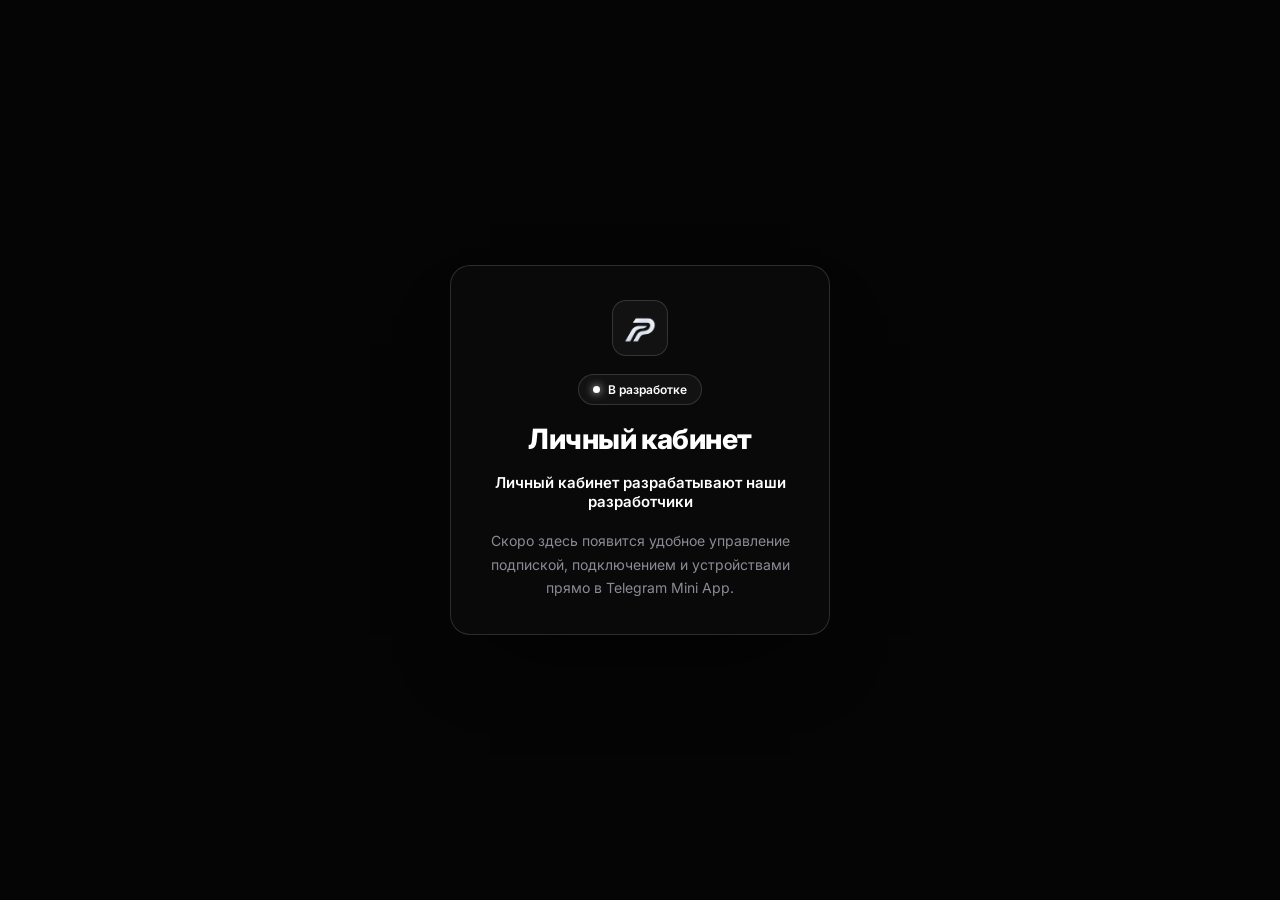
<file: index.html>
<!DOCTYPE html>
<html lang="ru">
<head>
  <meta charset="UTF-8">
  <meta name="viewport" content="width=device-width, initial-scale=1.0, maximum-scale=1.0, user-scalable=no">
  <meta name="theme-color" content="#050506">
  <script src="https://telegram.org/js/telegram-web-app.js"></script>
  <script>(function(){
    try{
      var t=localStorage.getItem("bx_theme")==="light"?"light":"dark";
      document.documentElement.setAttribute("data-theme",t);
      var m=document.querySelector('meta[name="theme-color"]');
      if(m)m.setAttribute("content",t==="light"?"#f2f3f5":"#050506");
      if(window.Telegram && window.Telegram.WebApp){
        var tg=window.Telegram.WebApp;
        tg.expand();
        tg.ready();
        if(tg.themeParams && tg.themeParams.bg_color) m.setAttribute("content","#"+tg.themeParams.bg_color);
      }
    }catch(e){}
  })();</script>
  <meta name="robots" content="noindex, nofollow">
  <link rel="icon" type="image/png" href="logo.png">
  <title>Личный кабинет — BYNEXVPN</title>
  <link rel="preconnect" href="https://fonts.googleapis.com">
  <link rel="preconnect" href="https://fonts.gstatic.com" crossorigin>
  <link href="https://fonts.googleapis.com/css2?family=Inter:wght@400;500;600;700;800;900&display=swap" rel="stylesheet">
  <style>
    *,*::before,*::after{margin:0;padding:0;box-sizing:border-box}
    :root{--bg:#050506;--text:#ffffff;--muted:#8b8b95;--line:rgba(255,255,255,0.08);--line-strong:rgba(255,255,255,0.14);--green:#35d07f}
    [data-theme="light"]{--bg:#f2f3f5;--text:#0a0a0c;--muted:#5b5b65;--line:rgba(10,10,12,0.09);--line-strong:rgba(10,10,12,0.16);--green:#16a34a}
    html,body{height:100%;font-family:"Inter","Segoe UI",sans-serif;background:var(--bg);color:var(--text);-webkit-font-smoothing:antialiased;-webkit-text-size-adjust:100%}
    .tg-wrap{min-height:100dvh;display:flex;align-items:center;justify-content:center;padding:16px;position:relative;overflow:hidden}
    .tg-wrap::before{content:"";position:fixed;inset:0;z-index:-1;background:radial-gradient(600px 360px at 50% -10%,rgba(96,130,255,.16),transparent 65%),radial-gradient(480px 320px at 90% 110%,rgba(0,201,255,.10),transparent 62%),var(--bg)}
    [data-theme="light"] .tg-wrap::before{background:radial-gradient(600px 360px at 50% -10%,rgba(96,130,255,.18),transparent 65%),radial-gradient(480px 320px at 90% 110%,rgba(0,201,255,.12),transparent 62%),var(--bg)}
    .tg-card{width:100%;max-width:380px;border:1px solid var(--line-strong);border-radius:20px;background:rgba(10,10,12,.9);backdrop-filter:blur(12px);-webkit-backdrop-filter:blur(12px);padding:28px 22px;text-align:center;display:flex;flex-direction:column;align-items:center;gap:16px;box-shadow:0 40px 80px -40px rgba(0,0,0,.9)}
    [data-theme="light"] .tg-card{background:rgba(255,255,255,.94);box-shadow:0 40px 80px -40px rgba(10,10,40,.4)}
    .tg-logo{width:56px;height:56px;border-radius:14px;border:1px solid var(--line-strong);background:rgba(255,255,255,.04);display:flex;align-items:center;justify-content:center}
    [data-theme="light"] .tg-logo{background:rgba(10,10,12,.04)}
    .tg-logo img{width:34px;height:34px;display:block}
    .tg-chip{display:inline-flex;align-items:center;gap:8px;padding:7px 14px;border-radius:999px;border:1px solid var(--line-strong);background:rgba(255,255,255,.04);font-size:12px;font-weight:600}
    [data-theme="light"] .tg-chip{background:rgba(10,10,12,.04)}
    .tg-chip-dot{width:7px;height:7px;border-radius:50%;background:#fff;box-shadow:0 0 8px rgba(255,255,255,.9);animation:pulse 1.8s ease-in-out infinite}
    [data-theme="light"] .tg-chip-dot{background:var(--green);box-shadow:0 0 8px rgba(22,163,74,.7)}
    @keyframes pulse{0%,100%{opacity:1}50%{opacity:.4}}
    .tg-title{font-size:clamp(22px,6vw,28px);font-weight:800;letter-spacing:-.02em;line-height:1.15}
    .tg-text{font-size:15px;font-weight:600}
    .tg-sub{font-size:14px;line-height:1.7;color:var(--muted);max-width:300px}
    @media(min-width:680px){.tg-card{padding:34px 30px;gap:18px}}
  </style>
</head>
<body>
  <main class="tg-wrap">
    <div class="tg-card">
      <div class="tg-logo">
        <img src="logo.png" alt="BYNEXVPN">
      </div>
      <span class="tg-chip"><span class="tg-chip-dot"></span>В разработке</span>
      <h1 class="tg-title">Личный кабинет</h1>
      <p class="tg-text">Личный кабинет разрабатывают наши разработчики</p>
      <p class="tg-sub">Скоро здесь появится удобное управление подпиской, подключением и устройствами прямо в Telegram Mini App.</p>
    </div>
  </main>
</body>
</html>
</file>
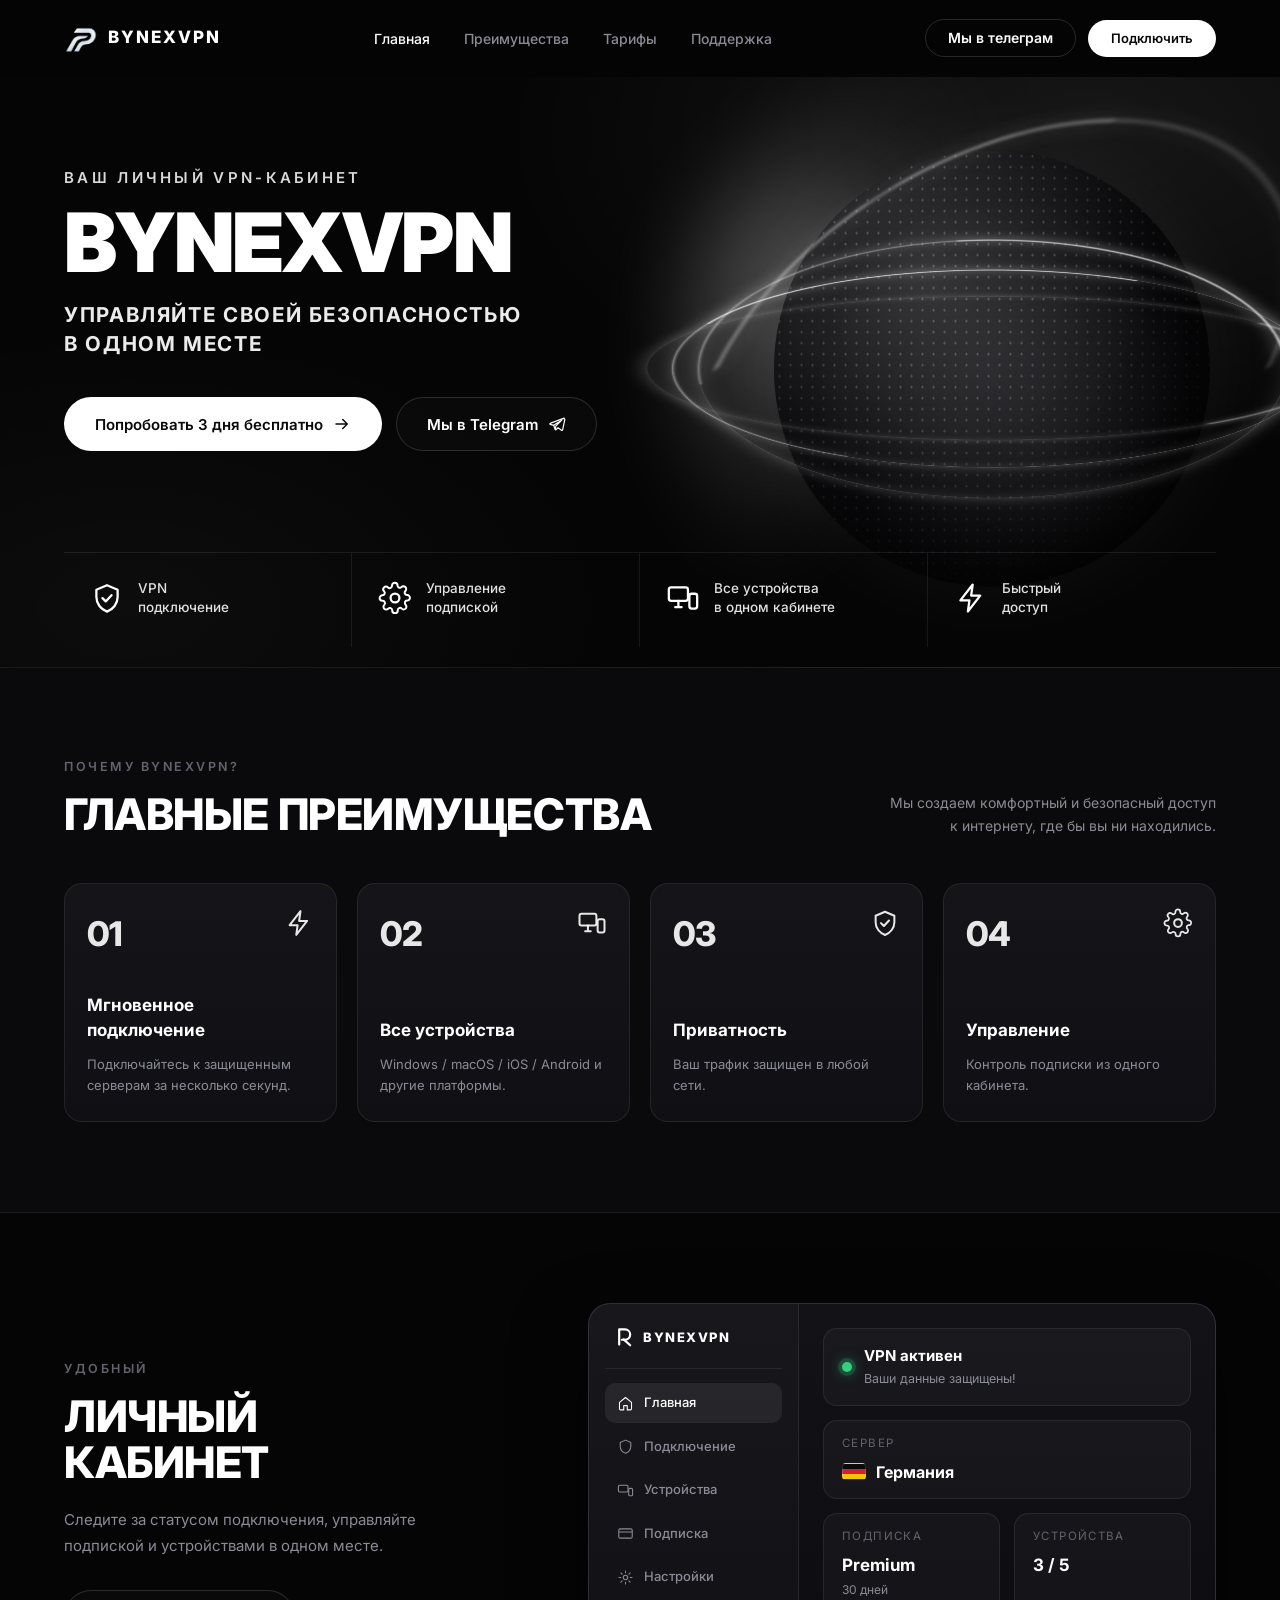
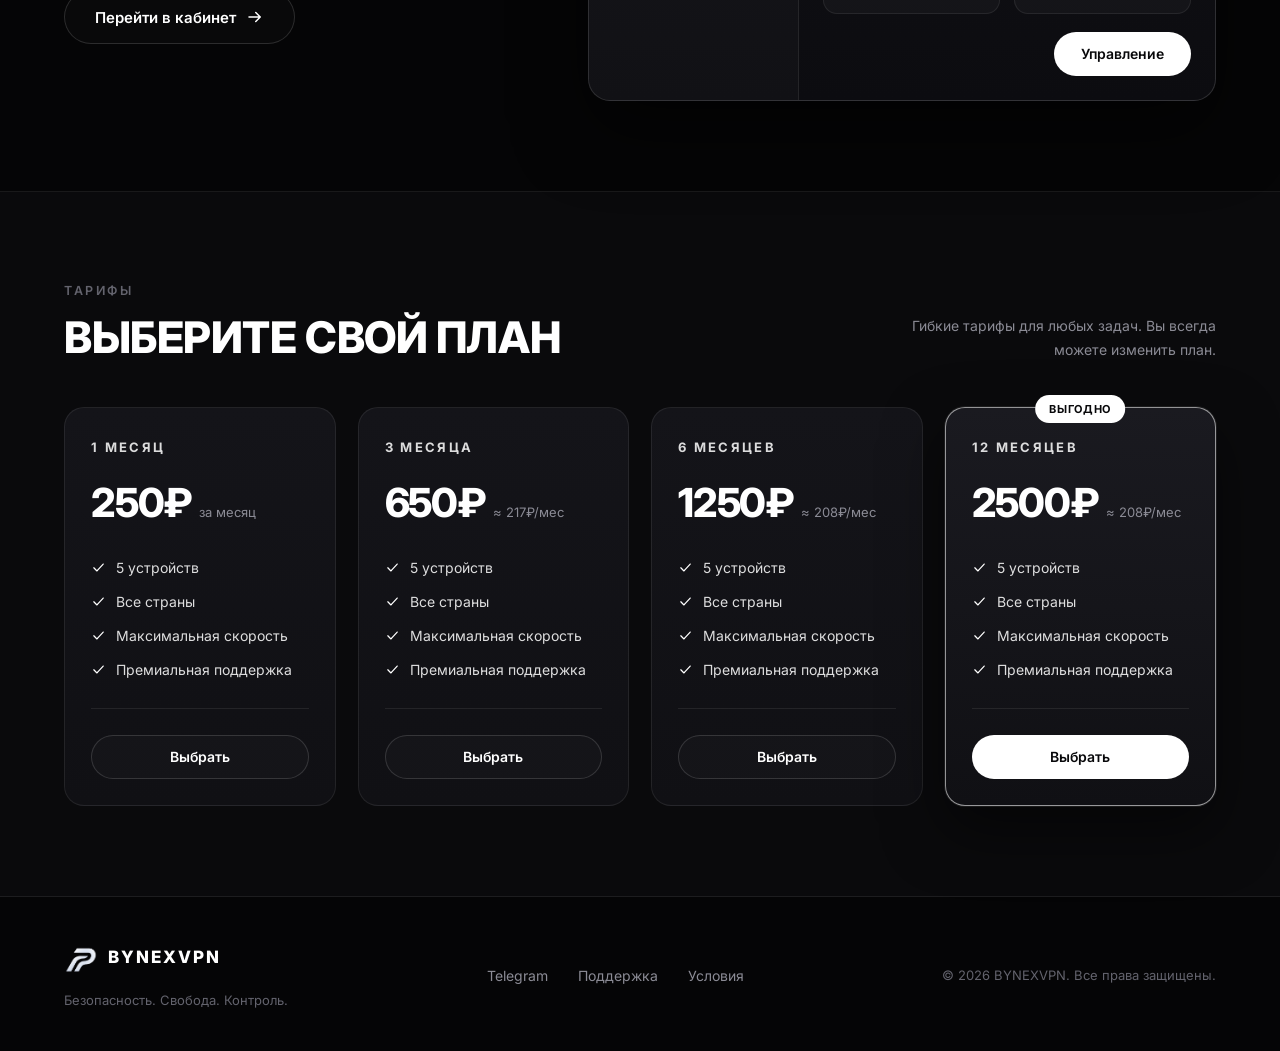
<file: github-pages/index.html>
﻿<!DOCTYPE html>
<html lang="ru">
<head>
  <meta charset="UTF-8">
  <meta name="viewport" content="width=device-width, initial-scale=1.0">
  <meta name="theme-color" content="#050505">
  <meta name="robots" content="index, follow">
  <link rel="canonical" href="https://bynexvpn.lol/">
  <link rel="icon" type="image/png" href="logo.png">
  <meta name="description" content="Бесплатный VPN BYNEXVPN — быстрый и безопасный VPN для телефона и компьютера. Защита данных, серверы в разных странах, пробный период 3 дня бесплатно в Telegram.">
  <meta name="keywords" content="бесплатный впн, бесплатный vpn, vpn, впн, быстрый vpn, vpn для телефона, vpn для пк, vpn бесплатно, анонимный интернет, BYNEXVPN">
  <meta property="og:type" content="website">
  <meta property="og:url" content="https://bynexvpn.lol/">
  <meta property="og:site_name" content="BYNEXVPN">
  <meta property="og:locale" content="ru_RU">
  <meta property="og:title" content="Бесплатный VPN BYNEXVPN — быстрый и безопасный VPN-сервис">
  <meta property="og:description" content="Бесплатный VPN для телефона и компьютера: быстрое подключение, защита данных, серверы по всему миру. Пробный период 3 дня бесплатно.">
  <meta property="og:image" content="logo.png">
  <meta name="twitter:card" content="summary">
  <meta name="twitter:title" content="Бесплатный VPN BYNEXVPN">
  <meta name="twitter:description" content="Быстрый и безопасный VPN. Пробный период 3 дня бесплатно.">
  <title>Бесплатный VPN — BYNEXVPN: быстрый и безопасный VPN-сервис</title>
  <script type="application/ld+json">
  {
    "@context": "https://schema.org",
    "@type": "SoftwareApplication",
    "name": "BYNEXVPN",
    "operatingSystem": "Android, iOS, Windows",
    "applicationCategory": "CommunicationApplication",
    "description": "Бесплатный VPN BYNEXVPN — быстрый и безопасный VPN для телефона и компьютера с защитой данных и серверами по всему миру.",
    "offers": [
      { "@type": "Offer", "name": "1 месяц", "price": "250", "priceCurrency": "RUB" },
      { "@type": "Offer", "name": "3 месяца", "price": "650", "priceCurrency": "RUB" },
      { "@type": "Offer", "name": "6 месяцев", "price": "1250", "priceCurrency": "RUB" },
      { "@type": "Offer", "name": "12 месяцев", "price": "2500", "priceCurrency": "RUB" }
    ]
  }
  </script>
  <link rel="preconnect" href="https://fonts.googleapis.com">
  <link rel="preconnect" href="https://fonts.gstatic.com" crossorigin>
  <link href="https://fonts.googleapis.com/css2?family=Inter:wght@400;500;600;700;800;900&display=swap" rel="stylesheet">
  <link rel="stylesheet" href="style.css">
</head>
<body id="top">

  <div class="mobile-menu" id="mobileMenu">
    <nav class="mobile-menu__nav">
      <a href="#top">Главная</a>
      <a href="#advantages">Преимущества</a>
      <a href="#pricing">Тарифы</a>
      <a href="#support" data-chat-open>Поддержка</a>
    </nav>
    <div class="mobile-menu__actions">
      <a href="https://t.me/BynexVPN_news" target="_blank" rel="noopener noreferrer" class="btn btn--outline">Мы в телеграм</a>
      <a href="https://t.me/BynexVPN_rubot" target="_blank" rel="noopener noreferrer" class="btn btn--white">Подключить</a>
    </div>
  </div>

  <header class="header" id="header">
    <div class="container header__inner">
      <a href="#top" class="logo">
        <img class="logo__img" src="logo.png" alt="BYNEXVPN">
        <span class="logo__text">BYNEXVPN</span>
      </a>

      <nav class="nav">
        <a href="#top" class="nav__link is-active">Главная</a>
        <a href="#advantages" class="nav__link">Преимущества</a>
        <a href="#pricing" class="nav__link">Тарифы</a>
        <a href="#support" class="nav__link" data-chat-open>Поддержка</a>
      </nav>

      <div class="header__actions">
        <a href="https://t.me/BynexVPN_news" target="_blank" rel="noopener noreferrer" class="btn btn--ghost">Мы в телеграм</a>
        <a href="https://t.me/BynexVPN_rubot" target="_blank" rel="noopener noreferrer" class="btn btn--white btn--sm">Подключить</a>
      </div>

      <button class="burger" id="burger" aria-label="Меню">
        <span></span><span></span><span></span>
      </button>
    </div>
  </header>

  <main>

    <section class="hero">
      <div class="hero__arc" aria-hidden="true"></div>
      <div class="container hero__inner">

        <div class="hero__content">
          <h1 class="hero__title">
            <span class="hero__kicker">Ваш личный VPN-кабинет</span>
            <span class="hero__brand">BYNEXVPN</span>
          </h1>
          <p class="hero__sub">Управляйте своей безопасностью<br>в одном месте</p>
          <div class="hero__cta">
            <a href="https://t.me/BynexVPN_rubot" target="_blank" rel="noopener noreferrer" class="btn btn--white btn--lg">
              Попробовать 3 дня бесплатно
              <svg class="btn__icon" viewBox="0 0 24 24" fill="none" aria-hidden="true"><path d="M4 12h15M13 6l6 6-6 6" stroke="currentColor" stroke-width="2" stroke-linecap="round" stroke-linejoin="round"/></svg>
            </a>
            <a href="https://t.me/BynexVPN_news" target="_blank" rel="noopener noreferrer" class="btn btn--outline btn--lg">
              Мы в Telegram
              <svg class="btn__icon" viewBox="0 0 24 24" fill="none" aria-hidden="true"><path d="M21.5 4.2L2.8 11.1c-.6.2-.6 1.1.1 1.3l4.7 1.4 1.8 5.4c.2.6 1 .8 1.5.3l2.5-2.5 4.6 3.4c.5.4 1.3.1 1.5-.6l2.9-13.7c.2-.8-.6-1.4-1.3-1.1z" stroke="currentColor" stroke-width="1.6" stroke-linejoin="round"/><path d="M7.6 13.8L18.6 6.6l-8.3 8.3-.2 3.8" stroke="currentColor" stroke-width="1.6" stroke-linejoin="round"/></svg>
            </a>
          </div>
        </div>

        <div class="globe" aria-hidden="true">
          <div class="globe__sphere"><span class="globe__dots"></span></div>
          <span class="globe__ring globe__ring--1"></span>
          <span class="globe__ring globe__ring--2"></span>
          <span class="globe__ring globe__ring--3"></span>
          <span class="globe__shine"></span>
        </div>

        <div class="hero__features">
          <div class="feature">
            <span class="feature__icon">
              <svg viewBox="0 0 24 24" fill="none"><path d="M12 3l7.5 3.2v5.1c0 4.7-3.2 8.7-7.5 10.3-4.3-1.6-7.5-5.6-7.5-10.3V6.2L12 3z" stroke="currentColor" stroke-width="1.6" stroke-linejoin="round"/><path d="M8.8 12.1l2.3 2.3 4.1-4.4" stroke="currentColor" stroke-width="1.6" stroke-linecap="round" stroke-linejoin="round"/></svg>
            </span>
            <span class="feature__label">VPN<br>подключение</span>
          </div>
          <div class="feature">
            <span class="feature__icon">
              <svg viewBox="0 0 24 24" fill="none"><circle cx="12" cy="12" r="3.1" stroke="currentColor" stroke-width="1.6"/><path d="M19.1 14.9a1.6 1.6 0 0 0 .32 1.77l.06.06a1.94 1.94 0 1 1-2.75 2.75l-.06-.06a1.6 1.6 0 0 0-1.77-.32 1.6 1.6 0 0 0-.97 1.47v.17a1.94 1.94 0 1 1-3.88 0v-.09a1.6 1.6 0 0 0-1.04-1.46 1.6 1.6 0 0 0-1.77.32l-.06.06a1.94 1.94 0 1 1-2.75-2.75l.06-.06a1.6 1.6 0 0 0 .32-1.77 1.6 1.6 0 0 0-1.47-.97H3.1a1.94 1.94 0 1 1 0-3.88h.09a1.6 1.6 0 0 0 1.46-1.04 1.6 1.6 0 0 0-.32-1.77l-.06-.06a1.94 1.94 0 1 1 2.75-2.75l.06.06a1.6 1.6 0 0 0 1.77.32h.08a1.6 1.6 0 0 0 .97-1.47V3.1a1.94 1.94 0 1 1 3.88 0v.09a1.6 1.6 0 0 0 .97 1.47 1.6 1.6 0 0 0 1.77-.32l.06-.06a1.94 1.94 0 1 1 2.75 2.75l-.06.06a1.6 1.6 0 0 0-.32 1.77v.08a1.6 1.6 0 0 0 1.47.97h.17a1.94 1.94 0 1 1 0 3.88h-.09a1.6 1.6 0 0 0-1.47.97z" stroke="currentColor" stroke-width="1.4" stroke-linejoin="round"/></svg>
            </span>
            <span class="feature__label">Управление<br>подпиской</span>
          </div>
          <div class="feature">
            <span class="feature__icon">
              <svg viewBox="0 0 24 24" fill="none"><rect x="2" y="4.5" width="13.5" height="9.5" rx="1.6" stroke="currentColor" stroke-width="1.6"/><path d="M6.5 18.5h4.5M8.75 14v4.5" stroke="currentColor" stroke-width="1.6" stroke-linecap="round"/><rect x="16.5" y="9" width="5.5" height="10.5" rx="1.6" stroke="currentColor" stroke-width="1.6"/></svg>
            </span>
            <span class="feature__label">Все устройства<br>в одном кабинете</span>
          </div>
          <div class="feature feature--last">
            <span class="feature__icon">
              <svg viewBox="0 0 24 24" fill="none"><path d="M13.2 2.5L4.5 13.7h6.4l-1.1 7.8 8.7-11.2h-6.4l1.1-7.8z" stroke="currentColor" stroke-width="1.6" stroke-linejoin="round"/></svg>
            </span>
            <span class="feature__label">Быстрый<br>доступ</span>
          </div>
        </div>

      </div>
    </section>

    <section class="section advantages" id="advantages">
      <div class="container">
        <div class="section__head reveal">
          <div>
            <p class="eyebrow">Почему BYNEXVPN?</p>
            <h2 class="section__title">Главные преимущества</h2>
          </div>
          <p class="section__lead">Мы создаем комфортный и безопасный доступ к интернету, где бы вы ни находились.</p>
        </div>

        <div class="advantages__grid">
          <article class="adv-card reveal">
            <div class="adv-card__head">
              <span class="adv-card__num">01</span>
              <span class="adv-card__icon">
                <svg viewBox="0 0 24 24" fill="none"><path d="M13.2 2.5L4.5 13.7h6.4l-1.1 7.8 8.7-11.2h-6.4l1.1-7.8z" stroke="currentColor" stroke-width="1.6" stroke-linejoin="round"/></svg>
              </span>
            </div>
            <h3 class="adv-card__title">Мгновенное подключение</h3>
            <p class="adv-card__text">Подключайтесь к защищенным серверам за несколько секунд.</p>
            <span class="adv-card__arrow">
              <svg viewBox="0 0 24 24" fill="none"><path d="M9 5.5l6.5 6.5L9 18.5" stroke="currentColor" stroke-width="1.8" stroke-linecap="round" stroke-linejoin="round"/></svg>
            </span>
          </article>

          <article class="adv-card reveal">
            <div class="adv-card__head">
              <span class="adv-card__num">02</span>
              <span class="adv-card__icon">
                <svg viewBox="0 0 24 24" fill="none"><rect x="2" y="4.5" width="13.5" height="9.5" rx="1.6" stroke="currentColor" stroke-width="1.6"/><path d="M6.5 18.5h4.5M8.75 14v4.5" stroke="currentColor" stroke-width="1.6" stroke-linecap="round"/><rect x="16.5" y="9" width="5.5" height="10.5" rx="1.6" stroke="currentColor" stroke-width="1.6"/></svg>
              </span>
            </div>
            <h3 class="adv-card__title">Все устройства</h3>
            <p class="adv-card__text">Windows / macOS / iOS / Android и другие платформы.</p>
            <span class="adv-card__arrow">
              <svg viewBox="0 0 24 24" fill="none"><path d="M9 5.5l6.5 6.5L9 18.5" stroke="currentColor" stroke-width="1.8" stroke-linecap="round" stroke-linejoin="round"/></svg>
            </span>
          </article>

          <article class="adv-card reveal">
            <div class="adv-card__head">
              <span class="adv-card__num">03</span>
              <span class="adv-card__icon">
                <svg viewBox="0 0 24 24" fill="none"><path d="M12 3l7.5 3.2v5.1c0 4.7-3.2 8.7-7.5 10.3-4.3-1.6-7.5-5.6-7.5-10.3V6.2L12 3z" stroke="currentColor" stroke-width="1.6" stroke-linejoin="round"/><path d="M8.8 12.1l2.3 2.3 4.1-4.4" stroke="currentColor" stroke-width="1.6" stroke-linecap="round" stroke-linejoin="round"/></svg>
              </span>
            </div>
            <h3 class="adv-card__title">Приватность</h3>
            <p class="adv-card__text">Ваш трафик защищен в любой сети.</p>
            <span class="adv-card__arrow">
              <svg viewBox="0 0 24 24" fill="none"><path d="M9 5.5l6.5 6.5L9 18.5" stroke="currentColor" stroke-width="1.8" stroke-linecap="round" stroke-linejoin="round"/></svg>
            </span>
          </article>

          <article class="adv-card reveal">
            <div class="adv-card__head">
              <span class="adv-card__num">04</span>
              <span class="adv-card__icon">
                <svg viewBox="0 0 24 24" fill="none"><circle cx="12" cy="12" r="3.1" stroke="currentColor" stroke-width="1.6"/><path d="M19.1 14.9a1.6 1.6 0 0 0 .32 1.77l.06.06a1.94 1.94 0 1 1-2.75 2.75l-.06-.06a1.6 1.6 0 0 0-1.77-.32 1.6 1.6 0 0 0-.97 1.47v.17a1.94 1.94 0 1 1-3.88 0v-.09a1.6 1.6 0 0 0-1.04-1.46 1.6 1.6 0 0 0-1.77.32l-.06.06a1.94 1.94 0 1 1-2.75-2.75l.06-.06a1.6 1.6 0 0 0 .32-1.77 1.6 1.6 0 0 0-1.47-.97H3.1a1.94 1.94 0 1 1 0-3.88h.09a1.6 1.6 0 0 0 1.46-1.04 1.6 1.6 0 0 0-.32-1.77l-.06-.06a1.94 1.94 0 1 1 2.75-2.75l.06.06a1.6 1.6 0 0 0 1.77.32h.08a1.6 1.6 0 0 0 .97-1.47V3.1a1.94 1.94 0 1 1 3.88 0v.09a1.6 1.6 0 0 0 .97 1.47 1.6 1.6 0 0 0 1.77-.32l.06-.06a1.94 1.94 0 1 1 2.75 2.75l-.06.06a1.6 1.6 0 0 0-.32 1.77v.08a1.6 1.6 0 0 0 1.47.97h.17a1.94 1.94 0 1 1 0 3.88h-.09a1.6 1.6 0 0 0-1.47.97z" stroke="currentColor" stroke-width="1.4" stroke-linejoin="round"/></svg>
              </span>
            </div>
            <h3 class="adv-card__title">Управление</h3>
            <p class="adv-card__text">Контроль подписки из одного кабинета.</p>
            <span class="adv-card__arrow">
              <svg viewBox="0 0 24 24" fill="none"><path d="M9 5.5l6.5 6.5L9 18.5" stroke="currentColor" stroke-width="1.8" stroke-linecap="round" stroke-linejoin="round"/></svg>
            </span>
          </article>
        </div>
      </div>
    </section>

    <section class="section cabinet" id="cabinet">
      <div class="container cabinet__inner">
        <div class="cabinet__content reveal">
          <p class="eyebrow">Удобный</p>
          <h2 class="section__title">Личный<br>кабинет</h2>
          <p class="cabinet__text">Следите за статусом подключения, управляйте подпиской и устройствами в одном месте.</p>
          <a href="#" class="btn btn--outline btn--lg">
            Перейти в кабинет
            <svg class="btn__icon" viewBox="0 0 24 24" fill="none" aria-hidden="true"><path d="M4 12h15M13 6l6 6-6 6" stroke="currentColor" stroke-width="2" stroke-linecap="round" stroke-linejoin="round"/></svg>
          </a>
        </div>

        <div class="dash reveal">
          <aside class="dash__side">
            <div class="dash__logo">
              <svg class="logo__mark" viewBox="0 0 32 32" fill="none" aria-hidden="true">
                <path d="M9 27V5h8.5a7.5 7.5 0 0 1 0 15H13" stroke="currentColor" stroke-width="3.2" stroke-linecap="round" stroke-linejoin="round"/>
                <path d="M15.5 19.5L25 28" stroke="currentColor" stroke-width="3.2" stroke-linecap="round"/>
              </svg>
              <span>BYNEXVPN</span>
            </div>
            <nav class="dash__nav">
              <a href="#" class="is-active">
                <svg viewBox="0 0 24 24" fill="none"><path d="M3.5 10.5L12 3.5l8.5 7v9a1.5 1.5 0 0 1-1.5 1.5h-4.5v-6h-5v6H5a1.5 1.5 0 0 1-1.5-1.5v-9z" stroke="currentColor" stroke-width="1.5" stroke-linejoin="round"/></svg>
                Главная
              </a>
              <a href="#">
                <svg viewBox="0 0 24 24" fill="none"><path d="M12 3l7.5 3.2v5.1c0 4.7-3.2 8.7-7.5 10.3-4.3-1.6-7.5-5.6-7.5-10.3V6.2L12 3z" stroke="currentColor" stroke-width="1.5" stroke-linejoin="round"/></svg>
                Подключение
              </a>
              <a href="#">
                <svg viewBox="0 0 24 24" fill="none"><rect x="2" y="4.5" width="13.5" height="9.5" rx="1.6" stroke="currentColor" stroke-width="1.5"/><rect x="16.5" y="9" width="5.5" height="10.5" rx="1.6" stroke="currentColor" stroke-width="1.5"/></svg>
                Устройства
              </a>
              <a href="#">
                <svg viewBox="0 0 24 24" fill="none"><rect x="2.5" y="5.5" width="19" height="13" rx="2" stroke="currentColor" stroke-width="1.5"/><path d="M2.5 10h19" stroke="currentColor" stroke-width="1.5"/></svg>
                Подписка
              </a>
              <a href="#">
                <svg viewBox="0 0 24 24" fill="none"><circle cx="12" cy="12" r="3.1" stroke="currentColor" stroke-width="1.5"/><path d="M12 2.8v2.4M12 18.8v2.4M21.2 12h-2.4M5.2 12H2.8M18.5 5.5l-1.7 1.7M7.2 16.8l-1.7 1.7M18.5 18.5l-1.7-1.7M7.2 7.2L5.5 5.5" stroke="currentColor" stroke-width="1.5" stroke-linecap="round"/></svg>
                Настройки
              </a>
            </nav>
          </aside>

          <div class="dash__main">
            <div class="status">
              <span class="status__dot"></span>
              <div class="status__info">
                <strong>VPN активен</strong>
                <span>Ваши данные защищены!</span>
              </div>
            </div>

            <div class="dash__panel">
              <span class="dash__label">Сервер</span>
              <div class="server">
                <span class="flag flag--de"></span>
                <strong>Германия</strong>
              </div>
            </div>

            <div class="dash__row">
              <div class="dash__panel">
                <span class="dash__label">Подписка</span>
                <strong class="dash__value">Premium</strong>
                <span class="dash__hint">30 дней</span>
              </div>
              <div class="dash__panel">
                <span class="dash__label">Устройства</span>
                <strong class="dash__value">3 / 5</strong>
              </div>
            </div>

            <div class="dash__footer">
              <a href="#pricing" class="btn btn--white">Управление</a>
            </div>
          </div>
        </div>
      </div>
    </section>

    <section class="section pricing" id="pricing">
      <div class="container">
        <div class="section__head reveal">
          <div>
            <p class="eyebrow">Тарифы</p>
            <h2 class="section__title">Выберите свой план</h2>
          </div>
          <p class="section__lead">Гибкие тарифы для любых задач. Вы всегда можете изменить план.</p>
        </div>

        <div class="pricing__grid">
          <article class="price-card reveal">
            <p class="price-card__name">1 месяц</p>
            <p class="price-card__price"><strong>250₽</strong><span>за месяц</span></p>
            <ul class="price-card__list">
              <li><svg viewBox="0 0 24 24" fill="none"><path d="M4.5 12.5l5 5 10-11" stroke="currentColor" stroke-width="2" stroke-linecap="round" stroke-linejoin="round"/></svg>5 устройств</li>
              <li><svg viewBox="0 0 24 24" fill="none"><path d="M4.5 12.5l5 5 10-11" stroke="currentColor" stroke-width="2" stroke-linecap="round" stroke-linejoin="round"/></svg>Все страны</li>
              <li><svg viewBox="0 0 24 24" fill="none"><path d="M4.5 12.5l5 5 10-11" stroke="currentColor" stroke-width="2" stroke-linecap="round" stroke-linejoin="round"/></svg>Максимальная скорость</li>
              <li><svg viewBox="0 0 24 24" fill="none"><path d="M4.5 12.5l5 5 10-11" stroke="currentColor" stroke-width="2" stroke-linecap="round" stroke-linejoin="round"/></svg>Премиальная поддержка</li>
            </ul>
            <a href="https://t.me/BynexVPN_rubot" target="_blank" rel="noopener noreferrer" class="btn btn--outline price-card__btn">Выбрать</a>
          </article>

          <article class="price-card reveal">
            <p class="price-card__name">3 месяца</p>
            <p class="price-card__price"><strong>650₽</strong><span>≈ 217₽/мес</span></p>
            <ul class="price-card__list">
              <li><svg viewBox="0 0 24 24" fill="none"><path d="M4.5 12.5l5 5 10-11" stroke="currentColor" stroke-width="2" stroke-linecap="round" stroke-linejoin="round"/></svg>5 устройств</li>
              <li><svg viewBox="0 0 24 24" fill="none"><path d="M4.5 12.5l5 5 10-11" stroke="currentColor" stroke-width="2" stroke-linecap="round" stroke-linejoin="round"/></svg>Все страны</li>
              <li><svg viewBox="0 0 24 24" fill="none"><path d="M4.5 12.5l5 5 10-11" stroke="currentColor" stroke-width="2" stroke-linecap="round" stroke-linejoin="round"/></svg>Максимальная скорость</li>
              <li><svg viewBox="0 0 24 24" fill="none"><path d="M4.5 12.5l5 5 10-11" stroke="currentColor" stroke-width="2" stroke-linecap="round" stroke-linejoin="round"/></svg>Премиальная поддержка</li>
            </ul>
            <a href="https://t.me/BynexVPN_rubot" target="_blank" rel="noopener noreferrer" class="btn btn--outline price-card__btn">Выбрать</a>
          </article>

          <article class="price-card reveal">
            <p class="price-card__name">6 месяцев</p>
            <p class="price-card__price"><strong>1250₽</strong><span>≈ 208₽/мес</span></p>
            <ul class="price-card__list">
              <li><svg viewBox="0 0 24 24" fill="none"><path d="M4.5 12.5l5 5 10-11" stroke="currentColor" stroke-width="2" stroke-linecap="round" stroke-linejoin="round"/></svg>5 устройств</li>
              <li><svg viewBox="0 0 24 24" fill="none"><path d="M4.5 12.5l5 5 10-11" stroke="currentColor" stroke-width="2" stroke-linecap="round" stroke-linejoin="round"/></svg>Все страны</li>
              <li><svg viewBox="0 0 24 24" fill="none"><path d="M4.5 12.5l5 5 10-11" stroke="currentColor" stroke-width="2" stroke-linecap="round" stroke-linejoin="round"/></svg>Максимальная скорость</li>
              <li><svg viewBox="0 0 24 24" fill="none"><path d="M4.5 12.5l5 5 10-11" stroke="currentColor" stroke-width="2" stroke-linecap="round" stroke-linejoin="round"/></svg>Премиальная поддержка</li>
            </ul>
            <a href="https://t.me/BynexVPN_rubot" target="_blank" rel="noopener noreferrer" class="btn btn--outline price-card__btn">Выбрать</a>
          </article>

          <article class="price-card price-card--popular reveal">
            <span class="price-card__badge">Выгодно</span>
            <p class="price-card__name">12 месяцев</p>
            <p class="price-card__price"><strong>2500₽</strong><span>≈ 208₽/мес</span></p>
            <ul class="price-card__list">
              <li><svg viewBox="0 0 24 24" fill="none"><path d="M4.5 12.5l5 5 10-11" stroke="currentColor" stroke-width="2" stroke-linecap="round" stroke-linejoin="round"/></svg>5 устройств</li>
              <li><svg viewBox="0 0 24 24" fill="none"><path d="M4.5 12.5l5 5 10-11" stroke="currentColor" stroke-width="2" stroke-linecap="round" stroke-linejoin="round"/></svg>Все страны</li>
              <li><svg viewBox="0 0 24 24" fill="none"><path d="M4.5 12.5l5 5 10-11" stroke="currentColor" stroke-width="2" stroke-linecap="round" stroke-linejoin="round"/></svg>Максимальная скорость</li>
              <li><svg viewBox="0 0 24 24" fill="none"><path d="M4.5 12.5l5 5 10-11" stroke="currentColor" stroke-width="2" stroke-linecap="round" stroke-linejoin="round"/></svg>Премиальная поддержка</li>
            </ul>
            <a href="https://t.me/BynexVPN_rubot" target="_blank" rel="noopener noreferrer" class="btn btn--white price-card__btn">Выбрать</a>
          </article>
        </div>
      </div>
    </section>

  </main>

  <footer class="footer" id="support">
    <div class="container footer__inner">
      <div class="footer__brand">
        <a href="#top" class="logo">
          <img class="logo__img" src="logo.png" alt="BYNEXVPN">
          <span class="logo__text">BYNEXVPN</span>
        </a>
        <p>Безопасность. Свобода. Контроль.</p>
      </div>

      <nav class="footer__links">
        <a href="https://t.me/BynexVPN_news" target="_blank" rel="noopener noreferrer">Telegram</a>
        <a href="#support" data-chat-open>Поддержка</a>
        <a href="#">Условия</a>
      </nav>

      <p class="footer__copy">© 2026 BYNEXVPN. Все права защищены.</p>
    </div>
  </footer>

  <nav class="bottom-nav">
    <a href="#top" class="bottom-nav__item is-active">
      <svg viewBox="0 0 24 24" fill="none"><path d="M3.5 10.5L12 3.5l8.5 7v9a1.5 1.5 0 0 1-1.5 1.5h-4.5v-6h-5v6H5a1.5 1.5 0 0 1-1.5-1.5v-9z" stroke="currentColor" stroke-width="1.6" stroke-linejoin="round"/></svg>
      <span>Главная</span>
    </a>
    <a href="#cabinet" class="bottom-nav__item">
      <svg viewBox="0 0 24 24" fill="none"><path d="M12 3l7.5 3.2v5.1c0 4.7-3.2 8.7-7.5 10.3-4.3-1.6-7.5-5.6-7.5-10.3V6.2L12 3z" stroke="currentColor" stroke-width="1.6" stroke-linejoin="round"/><path d="M8.8 12.1l2.3 2.3 4.1-4.4" stroke="currentColor" stroke-width="1.6" stroke-linecap="round" stroke-linejoin="round"/></svg>
      <span>VPN</span>
    </a>
    <a href="#pricing" class="bottom-nav__item">
      <svg viewBox="0 0 24 24" fill="none"><rect x="2.5" y="5.5" width="19" height="13" rx="2" stroke="currentColor" stroke-width="1.6"/><path d="M2.5 10h19" stroke="currentColor" stroke-width="1.6"/></svg>
      <span>Подписка</span>
    </a>
    <a href="#" class="bottom-nav__item">
      <svg viewBox="0 0 24 24" fill="none"><circle cx="12" cy="8" r="3.7" stroke="currentColor" stroke-width="1.6"/><path d="M4.5 20.5c0-3.7 3.4-6 7.5-6s7.5 2.3 7.5 6" stroke="currentColor" stroke-width="1.6" stroke-linecap="round"/></svg>
      <span>Профиль</span>
    </a>
  </nav>

  <script src="https://widget.divechat.ru/dive-widget.iife.js?apiKey=81b2d89d67d4fcae4e03160f5cd22c5729c8fd28" async></script>
  <script src="script.js"></script>
</body>
</html>
</file>
<file: github-pages/style.css>
*,
*::before,
*::after {
  margin: 0;
  padding: 0;
  box-sizing: border-box;
}

:root {
  --bg: #050506;
  --bg-soft: #0a0a0c;
  --card: #101014;
  --card-2: #141419;
  --line: rgba(255, 255, 255, 0.08);
  --line-strong: rgba(255, 255, 255, 0.14);
  --text: #ffffff;
  --muted: #8b8b95;
  --muted-2: #63636d;
  --green: #35d07f;
  --radius: 18px;
  --container: 1200px;
}

html {
  scroll-behavior: smooth;
  overflow-x: hidden;
  scroll-snap-type: y proximity;
  scroll-padding-top: 76px;
}

body {
  font-family: "Inter", "Segoe UI", sans-serif;
  background: var(--bg);
  color: var(--text);
  line-height: 1.5;
  -webkit-font-smoothing: antialiased;
  overflow-x: hidden;
}

img,
svg {
  display: block;
}

a {
  color: inherit;
  text-decoration: none;
}

ul {
  list-style: none;
}

.container {
  width: 100%;
  max-width: var(--container);
  margin: 0 auto;
  padding: 0 24px;
}

/* ---------- Buttons ---------- */

.btn {
  display: inline-flex;
  align-items: center;
  justify-content: center;
  gap: 10px;
  font-family: inherit;
  font-size: 14px;
  font-weight: 600;
  line-height: 1;
  border-radius: 999px;
  padding: 14px 26px;
  border: 1px solid transparent;
  cursor: pointer;
  transition: transform 0.2s ease, background 0.2s ease, border-color 0.2s ease, color 0.2s ease;
  white-space: nowrap;
}

.btn:hover {
  transform: translateY(-2px);
}

.btn--white {
  background: #fff;
  color: #08080a;
}

.btn--white:hover {
  background: #e9e9ec;
}

.btn--outline {
  background: rgba(255, 255, 255, 0.02);
  border-color: var(--line-strong);
  color: #fff;
}

.btn--outline:hover {
  border-color: rgba(255, 255, 255, 0.4);
  background: rgba(255, 255, 255, 0.06);
}

.btn--ghost {
  background: transparent;
  border-color: var(--line-strong);
  color: #fff;
  padding: 11px 22px;
}

.btn--ghost:hover {
  background: rgba(255, 255, 255, 0.06);
}

.btn--sm {
  padding: 11px 22px;
  font-size: 13px;
}

.btn--lg {
  padding: 17px 30px;
  font-size: 15px;
}

.btn__icon {
  width: 18px;
  height: 18px;
  flex-shrink: 0;
}

/* ---------- Header ---------- */

.header {
  position: sticky;
  top: 0;
  z-index: 60;
  background: rgba(5, 5, 6, 0.72);
  backdrop-filter: blur(14px);
  -webkit-backdrop-filter: blur(14px);
  border-bottom: 1px solid transparent;
  transition: border-color 0.3s ease, background 0.3s ease;
}

.header.is-scrolled {
  border-bottom-color: var(--line);
  background: rgba(5, 5, 6, 0.9);
}

.header__inner {
  display: flex;
  align-items: center;
  justify-content: space-between;
  gap: 24px;
  height: 76px;
}

.logo {
  display: inline-flex;
  align-items: center;
  gap: 10px;
}

.logo__mark {
  width: 30px;
  height: 30px;
  color: #fff;
}

.logo__img {
  width: 34px;
  height: 34px;
  object-fit: contain;
}

.logo__text {
  font-size: 17px;
  font-weight: 800;
  letter-spacing: 0.12em;
}

.nav {
  display: flex;
  align-items: center;
  gap: 34px;
}

.nav__link {
  font-size: 14px;
  font-weight: 500;
  color: var(--muted);
  transition: color 0.2s ease;
}

.nav__link:hover,
.nav__link.is-active {
  color: #fff;
}

.header__actions {
  display: flex;
  align-items: center;
  gap: 12px;
}

.burger {
  display: none;
  flex-direction: column;
  justify-content: center;
  gap: 5px;
  width: 42px;
  height: 42px;
  padding: 10px;
  background: transparent;
  border: 1px solid var(--line);
  border-radius: 12px;
  cursor: pointer;
}

.burger span {
  display: block;
  height: 2px;
  width: 100%;
  background: #fff;
  border-radius: 2px;
  transition: transform 0.25s ease, opacity 0.25s ease;
}

.burger.is-open span:nth-child(1) {
  transform: translateY(7px) rotate(45deg);
}

.burger.is-open span:nth-child(2) {
  opacity: 0;
}

.burger.is-open span:nth-child(3) {
  transform: translateY(-7px) rotate(-45deg);
}

.mobile-menu {
  position: fixed;
  inset: 76px 0 auto 0;
  z-index: 55;
  background: rgba(5, 5, 6, 0.98);
  border-bottom: 1px solid var(--line);
  padding: 24px;
  display: none;
  flex-direction: column;
  gap: 28px;
  transform: translateY(-12px);
  opacity: 0;
  pointer-events: none;
  transition: opacity 0.25s ease, transform 0.25s ease;
}

.mobile-menu.is-open {
  opacity: 1;
  transform: translateY(0);
  pointer-events: auto;
}

.mobile-menu__nav {
  display: flex;
  flex-direction: column;
  gap: 4px;
}

.mobile-menu__nav a {
  font-size: 22px;
  font-weight: 700;
  padding: 12px 0;
  border-bottom: 1px solid var(--line);
}

.mobile-menu__actions {
  display: flex;
  gap: 12px;
}

.mobile-menu__actions .btn {
  flex: 1;
}

/* ---------- Hero ---------- */

.hero {
  position: relative;
  overflow: hidden;
  padding: 70px 0 0;
  scroll-snap-align: start;
  background:
    radial-gradient(900px 500px at 85% 10%, rgba(255, 255, 255, 0.07), transparent 65%),
    radial-gradient(700px 400px at 10% 90%, rgba(255, 255, 255, 0.03), transparent 70%),
    var(--bg);
  border-bottom: 1px solid var(--line);
}

.hero__inner {
  position: relative;
  display: grid;
  grid-template-columns: minmax(0, 1fr) minmax(0, 1fr);
  align-items: center;
  min-height: 520px;
}

.hero__content {
  position: relative;
  z-index: 3;
  padding-bottom: 60px;
  animation: fade-up 0.9s ease both 0.1s;
}

.hero__title {
  display: flex;
  flex-direction: column;
  gap: 14px;
}

.hero__kicker {
  font-size: 15px;
  font-weight: 600;
  letter-spacing: 0.22em;
  text-transform: uppercase;
  color: rgba(255, 255, 255, 0.85);
}

.hero__brand {
  font-size: clamp(52px, 6.4vw, 88px);
  font-weight: 900;
  letter-spacing: -0.02em;
  line-height: 0.95;
  text-transform: uppercase;
}

.hero__sub {
  margin-top: 18px;
  font-size: clamp(17px, 1.6vw, 22px);
  font-weight: 700;
  letter-spacing: 0.08em;
  line-height: 1.45;
  text-transform: uppercase;
  color: rgba(255, 255, 255, 0.92);
}

.hero__cta {
  margin-top: 38px;
  display: flex;
  flex-wrap: wrap;
  gap: 14px;
}

.hero__features {
  grid-column: 1 / -1;
  position: relative;
  z-index: 3;
  display: grid;
  grid-template-columns: repeat(4, minmax(0, 1fr));
  border-top: 1px solid var(--line);
  animation: fade-up 0.9s ease both 0.35s;
}

.feature {
  display: flex;
  align-items: center;
  gap: 14px;
  min-width: 0;
  padding: 26px 26px 30px;
  border-right: 1px solid var(--line);
}

.feature--last {
  border-right: none;
}

.feature__icon {
  width: 34px;
  height: 34px;
  color: #fff;
  flex-shrink: 0;
}

.feature__icon svg {
  width: 100%;
  height: 100%;
}

.feature__label {
  min-width: 0;
  font-size: 13.5px;
  font-weight: 500;
  line-height: 1.4;
  overflow-wrap: break-word;
  color: rgba(255, 255, 255, 0.88);
}

/* Globe */

.globe {
  position: absolute;
  right: -6%;
  top: 50%;
  transform: translateY(-56%);
  width: min(58vw, 640px);
  aspect-ratio: 1;
  z-index: 1;
  pointer-events: none;
  animation: fade-in 1.2s ease both, globe-float 6s ease-in-out 1.2s infinite;
}

.globe__sphere {
  position: absolute;
  inset: 16%;
  border-radius: 50%;
  overflow: hidden;
  background:
    radial-gradient(circle at 34% 28%, rgba(255, 255, 255, 0.16), transparent 55%),
    radial-gradient(circle at 70% 75%, rgba(255, 255, 255, 0.05), transparent 50%),
    radial-gradient(circle at 50% 50%, #17171b 0%, #0b0b0e 62%, #050506 100%);
  box-shadow:
    inset -30px -40px 80px rgba(0, 0, 0, 0.9),
    inset 14px 18px 50px rgba(255, 255, 255, 0.05),
    0 0 90px rgba(255, 255, 255, 0.05);
  animation: sphere-glow 4s ease-in-out infinite;
}

.globe__dots {
  position: absolute;
  inset: 0;
  background-image: radial-gradient(rgba(255, 255, 255, 0.55) 1px, transparent 1.3px);
  background-size: 11px 11px;
  opacity: 0.35;
  -webkit-mask-image: radial-gradient(circle at 38% 32%, #000 25%, transparent 78%);
  mask-image: radial-gradient(circle at 38% 32%, #000 25%, transparent 78%);
  animation: dots-drift 14s linear infinite;
}

.globe__ring {
  position: absolute;
  inset: 0;
  border-radius: 50%;
  border: 1px solid rgba(255, 255, 255, 0.35);
  box-shadow:
    0 0 24px rgba(255, 255, 255, 0.22),
    inset 0 0 24px rgba(255, 255, 255, 0.12);
}

.globe__ring::after {
  content: "";
  position: absolute;
  top: 50%;
  left: 50%;
  width: calc(100% + 2px);
  height: calc(100% + 2px);
  transform: translate(-50%, -50%);
  border-radius: 50%;
  border: 2px solid transparent;
  border-top-color: rgba(255, 255, 255, 0.95);
  border-left-color: rgba(255, 255, 255, 0.4);
  filter: blur(1px) drop-shadow(0 0 10px rgba(255, 255, 255, 0.85));
}

.globe__ring--1 {
  transform: rotateX(72deg) rotateZ(-18deg);
  animation: orbit-a 9s linear infinite;
}

.globe__ring--1::after {
  border-top-color: rgba(255, 255, 255, 1);
  filter: blur(1px) drop-shadow(0 0 14px rgba(255, 255, 255, 1));
}

.globe__ring--2 {
  inset: 4%;
  transform: rotateX(64deg) rotateZ(38deg);
  border-color: rgba(255, 255, 255, 0.22);
  animation: orbit-b 13s linear infinite reverse;
}

.globe__ring--3 {
  inset: -4%;
  transform: rotateX(78deg) rotateZ(96deg);
  border-color: rgba(255, 255, 255, 0.16);
  animation: orbit-c 18s linear infinite;
}

.globe__ring--3::after {
  border-top-color: rgba(255, 255, 255, 0.75);
  border-left-color: transparent;
  filter: blur(2px) drop-shadow(0 0 8px rgba(255, 255, 255, 0.7));
}

.globe__shine {
  position: absolute;
  inset: -2%;
  border-radius: 50%;
  border: 2px solid transparent;
  border-top-color: rgba(255, 255, 255, 0.95);
  border-right-color: rgba(255, 255, 255, 0.55);
  filter: blur(3px) drop-shadow(0 0 14px rgba(255, 255, 255, 0.75));
  transform: rotate(-32deg) scaleY(0.62);
  opacity: 0.9;
  animation: shine-orbit 7s linear infinite;
}

.globe::before {
  content: "";
  position: absolute;
  inset: 2%;
  border-radius: 50%;
  background: conic-gradient(from 0deg, transparent 0 62%, rgba(255, 255, 255, 0.28) 82%, rgba(255, 255, 255, 0.05) 92%, transparent 100%);
  filter: blur(46px);
  animation: halo-spin 8s linear infinite;
}

@keyframes fade-up {
  from {
    opacity: 0;
    transform: translateY(26px);
  }
  to {
    opacity: 1;
    transform: translateY(0);
  }
}

@keyframes fade-in {
  from { opacity: 0; }
  to { opacity: 1; }
}

@keyframes globe-float {
  0%, 100% { transform: translateY(-56%); }
  50% { transform: translateY(-52%); }
}

@keyframes sphere-glow {
  0%, 100% {
    box-shadow:
      inset -30px -40px 80px rgba(0, 0, 0, 0.9),
      inset 14px 18px 50px rgba(255, 255, 255, 0.05),
      0 0 90px rgba(255, 255, 255, 0.05);
  }
  50% {
    box-shadow:
      inset -30px -40px 80px rgba(0, 0, 0, 0.9),
      inset 14px 18px 50px rgba(255, 255, 255, 0.09),
      0 0 130px rgba(255, 255, 255, 0.12);
  }
}

@keyframes dots-drift {
  to { background-position: 132px 0; }
}

@keyframes shine-orbit {
  from { transform: rotate(-32deg) scaleY(0.62); }
  to { transform: rotate(328deg) scaleY(0.62); }
}

@keyframes halo-spin {
  to { transform: rotate(360deg); }
}

@keyframes orbit-a {
  to { transform: rotateX(72deg) rotateZ(342deg); }
}

@keyframes orbit-b {
  to { transform: rotateX(64deg) rotateZ(398deg); }
}

@keyframes orbit-c {
  to { transform: rotateX(78deg) rotateZ(456deg); }
}

.hero__arc {
  display: none;
  position: absolute;
  top: -140px;
  right: -110px;
  width: 340px;
  height: 340px;
  border-radius: 50%;
  border: 2px solid rgba(255, 255, 255, 0.75);
  filter: blur(2px) drop-shadow(0 0 18px rgba(255, 255, 255, 0.6));
  opacity: 0.75;
  pointer-events: none;
}

/* ---------- Sections common ---------- */

.section {
  padding: 90px 0;
  border-bottom: 1px solid var(--line);
  scroll-snap-align: start;
  scroll-margin-top: 76px;
}

.section__head {
  display: flex;
  align-items: flex-end;
  justify-content: space-between;
  gap: 40px;
  margin-bottom: 46px;
}

.section__head > * {
  min-width: 0;
  max-width: 100%;
}

.eyebrow {
  font-size: 12.5px;
  font-weight: 600;
  letter-spacing: 0.2em;
  text-transform: uppercase;
  color: var(--muted-2);
  margin-bottom: 14px;
}

.section__title {
  font-size: clamp(30px, 3.4vw, 44px);
  font-weight: 800;
  letter-spacing: -0.01em;
  line-height: 1.06;
  text-transform: uppercase;
}

.section__lead {
  max-width: 330px;
  font-size: 14px;
  line-height: 1.65;
  color: var(--muted);
  text-align: right;
}

/* ---------- Advantages ---------- */

.advantages {
  background: var(--bg-soft);
}

.advantages__grid {
  display: grid;
  grid-template-columns: repeat(4, minmax(0, 1fr));
  gap: 20px;
}

.adv-card {
  position: relative;
  background: linear-gradient(180deg, var(--card-2), var(--card));
  border: 1px solid var(--line);
  border-radius: var(--radius);
  padding: 24px 22px 26px;
  min-height: 230px;
  display: flex;
  flex-direction: column;
  transition: transform 0.25s ease, border-color 0.25s ease, background 0.25s ease;
}

.adv-card:hover {
  transform: translateY(-6px);
  border-color: rgba(255, 255, 255, 0.22);
}

.adv-card__head {
  display: flex;
  align-items: flex-start;
  justify-content: space-between;
  margin-bottom: auto;
}

.adv-card__num {
  font-size: 34px;
  font-weight: 800;
  letter-spacing: -0.02em;
  color: rgba(255, 255, 255, 0.9);
}

.adv-card__icon {
  width: 30px;
  height: 30px;
  color: rgba(255, 255, 255, 0.9);
}

.adv-card__icon svg {
  width: 100%;
  height: 100%;
}

.adv-card__title {
  font-size: 17px;
  font-weight: 700;
  margin: 34px 0 10px;
}

.adv-card__text {
  font-size: 13px;
  line-height: 1.6;
  color: var(--muted);
}

.adv-card__arrow {
  display: none;
}

/* ---------- Cabinet ---------- */

.cabinet__inner {
  display: grid;
  grid-template-columns: minmax(0, 0.85fr) minmax(0, 1.15fr);
  gap: 60px;
  align-items: center;
}

.cabinet__text {
  margin: 22px 0 32px;
  font-size: 15px;
  line-height: 1.7;
  color: var(--muted);
  max-width: 380px;
}

.dash {
  display: grid;
  grid-template-columns: 210px minmax(0, 1fr);
  background: linear-gradient(180deg, #121217, #0c0c10);
  border: 1px solid var(--line-strong);
  border-radius: 22px;
  overflow: hidden;
  box-shadow: 0 30px 70px rgba(0, 0, 0, 0.55);
}

.dash__side {
  border-right: 1px solid var(--line);
  padding: 22px 16px;
  background: rgba(255, 255, 255, 0.02);
}

.dash__logo {
  display: flex;
  align-items: center;
  gap: 8px;
  padding: 0 8px 20px;
  font-size: 13px;
  font-weight: 800;
  letter-spacing: 0.12em;
  border-bottom: 1px solid var(--line);
  margin-bottom: 14px;
}

.dash__logo .logo__mark {
  width: 22px;
  height: 22px;
}

.dash__nav {
  display: flex;
  flex-direction: column;
  gap: 4px;
}

.dash__nav a {
  display: flex;
  align-items: center;
  gap: 10px;
  font-size: 13px;
  font-weight: 500;
  color: var(--muted);
  padding: 10px 12px;
  border-radius: 10px;
  transition: background 0.2s ease, color 0.2s ease;
}

.dash__nav a svg {
  width: 17px;
  height: 17px;
  flex-shrink: 0;
}

.dash__nav a:hover {
  color: #fff;
}

.dash__nav a.is-active {
  background: rgba(255, 255, 255, 0.07);
  color: #fff;
}

.dash__main {
  padding: 24px;
  display: flex;
  flex-direction: column;
  gap: 14px;
}

.status {
  display: flex;
  align-items: center;
  gap: 12px;
  padding: 16px 18px;
  background: rgba(255, 255, 255, 0.03);
  border: 1px solid var(--line);
  border-radius: 14px;
}

.status__dot {
  width: 10px;
  height: 10px;
  border-radius: 50%;
  background: var(--green);
  box-shadow: 0 0 0 4px rgba(53, 208, 127, 0.18), 0 0 14px rgba(53, 208, 127, 0.8);
  animation: pulse 1.5s ease-in-out infinite;
}

@keyframes pulse {
  50% { box-shadow: 0 0 0 7px rgba(53, 208, 127, 0.06), 0 0 18px rgba(53, 208, 127, 0.9); }
}

.status__info {
  display: flex;
  flex-direction: column;
  gap: 2px;
}

.status__info strong {
  font-size: 15px;
  font-weight: 700;
}

.status__info span {
  font-size: 12.5px;
  color: var(--muted);
}

.dash__panel {
  background: rgba(255, 255, 255, 0.03);
  border: 1px solid var(--line);
  border-radius: 14px;
  padding: 14px 18px;
}

.dash__label {
  display: block;
  font-size: 11.5px;
  letter-spacing: 0.12em;
  text-transform: uppercase;
  color: var(--muted-2);
  margin-bottom: 8px;
}

.dash__row {
  display: grid;
  grid-template-columns: minmax(0, 1fr) minmax(0, 1fr);
  gap: 14px;
}

.dash__value {
  display: block;
  font-size: 17px;
  font-weight: 700;
}

.dash__hint {
  display: block;
  font-size: 12px;
  color: var(--muted);
  margin-top: 2px;
}

.server {
  display: flex;
  align-items: center;
  gap: 10px;
}

.server strong {
  font-size: 16px;
  font-weight: 700;
}

.flag {
  width: 24px;
  height: 17px;
  border-radius: 4px;
  flex-shrink: 0;
  overflow: hidden;
  border: 1px solid rgba(255, 255, 255, 0.15);
}

.flag--de {
  background: linear-gradient(180deg, #0a0a0a 0 33%, #d32030 33% 66%, #f2c50a 66% 100%);
}

.dash__footer {
  display: flex;
  justify-content: flex-end;
  margin-top: 4px;
}

/* ---------- Pricing ---------- */

.pricing {
  background: var(--bg-soft);
}

.pricing__grid {
  display: grid;
  grid-template-columns: repeat(4, minmax(0, 1fr));
  gap: 22px;
  align-items: stretch;
}

.price-card {
  position: relative;
  display: flex;
  flex-direction: column;
  background: linear-gradient(180deg, var(--card-2), var(--card));
  border: 1px solid var(--line);
  border-radius: 20px;
  padding: 30px 26px 26px;
  transition: transform 0.25s ease, border-color 0.25s ease;
}

.price-card:hover {
  transform: translateY(-6px);
  border-color: rgba(255, 255, 255, 0.22);
}

.price-card--popular {
  border-color: rgba(255, 255, 255, 0.55);
  background: linear-gradient(180deg, #1a1a20, #101014);
  box-shadow: 0 0 0 1px rgba(255, 255, 255, 0.08), 0 24px 60px rgba(0, 0, 0, 0.5);
}

.price-card__badge {
  position: absolute;
  top: -13px;
  left: 50%;
  transform: translateX(-50%);
  background: #fff;
  color: #08080a;
  font-size: 11px;
  font-weight: 700;
  letter-spacing: 0.06em;
  text-transform: uppercase;
  padding: 6px 14px;
  border-radius: 999px;
  white-space: nowrap;
}

.price-card__name {
  font-size: 13px;
  font-weight: 700;
  letter-spacing: 0.18em;
  text-transform: uppercase;
  color: rgba(255, 255, 255, 0.85);
}

.price-card__price {
  display: flex;
  align-items: baseline;
  gap: 8px;
  margin: 16px 0 24px;
}

.price-card__price strong {
  font-size: 40px;
  font-weight: 800;
  letter-spacing: -0.03em;
}

.price-card__price span {
  font-size: 13px;
  color: var(--muted);
}

.price-card__list {
  display: flex;
  flex-direction: column;
  gap: 13px;
  padding-bottom: 28px;
  margin-bottom: 26px;
  border-bottom: 1px solid var(--line);
}

.price-card__list li {
  display: flex;
  align-items: center;
  gap: 10px;
  font-size: 14px;
  color: rgba(255, 255, 255, 0.86);
}

.price-card__list svg {
  width: 15px;
  height: 15px;
  color: #fff;
  flex-shrink: 0;
}

.price-card__btn {
  width: 100%;
  margin-top: auto;
}

/* ---------- Footer ---------- */

.footer {
  padding: 44px 0 40px;
  background: var(--bg);
  scroll-snap-align: start;
}

.footer__inner {
  display: flex;
  align-items: center;
  justify-content: space-between;
  gap: 30px;
  flex-wrap: wrap;
}

.footer__brand p {
  margin-top: 10px;
  font-size: 13px;
  color: var(--muted-2);
}

.footer__links {
  display: flex;
  gap: 30px;
}

.footer__links a {
  font-size: 14px;
  color: var(--muted);
  transition: color 0.2s ease;
}

.footer__links a:hover {
  color: #fff;
}

.footer__copy {
  font-size: 13px;
  color: var(--muted-2);
}

/* ---------- Bottom nav (mobile) ---------- */

.bottom-nav {
  display: none;
  position: fixed;
  left: 0;
  right: 0;
  bottom: 0;
  z-index: 70;
  background: rgba(8, 8, 10, 0.92);
  backdrop-filter: blur(16px);
  -webkit-backdrop-filter: blur(16px);
  border-top: 1px solid var(--line);
  padding: 8px 6px calc(8px + env(safe-area-inset-bottom));
}

.bottom-nav__item {
  flex: 1;
  display: flex;
  flex-direction: column;
  align-items: center;
  gap: 4px;
  padding: 6px 2px;
  font-size: 10.5px;
  font-weight: 500;
  color: var(--muted-2);
  transition: color 0.2s ease;
}

.bottom-nav__item svg {
  width: 22px;
  height: 22px;
}

.bottom-nav__item.is-active {
  color: #fff;
}

/* ---------- Reveal animation ---------- */

.reveal {
  opacity: 0;
  transform: translateY(26px);
  transition: opacity 0.8s ease, transform 0.8s ease;
}

.reveal.is-visible {
  opacity: 1;
  transform: translateY(0);
}

.advantages__grid > .reveal:nth-child(2),
.pricing__grid > .reveal:nth-child(2) {
  transition-delay: 0.1s;
}

.advantages__grid > .reveal:nth-child(3),
.pricing__grid > .reveal:nth-child(3) {
  transition-delay: 0.2s;
}

.advantages__grid > .reveal:nth-child(4),
.pricing__grid > .reveal:nth-child(4) {
  transition-delay: 0.3s;
}

/* ---------- Tablet ---------- */

@media (max-width: 980px) {
  .nav {
    display: none;
  }

  .burger {
    display: flex;
  }

  .mobile-menu {
    display: flex;
  }
}

@media (max-width: 1024px) {
  .nav {
    gap: 22px;
  }

  .hero__inner {
    min-height: 440px;
  }

  .advantages__grid {
    grid-template-columns: repeat(2, minmax(0, 1fr));
  }

  .cabinet__inner {
    grid-template-columns: minmax(0, 1fr);
    gap: 40px;
  }

  .pricing__grid {
    grid-template-columns: repeat(2, minmax(0, 1fr));
    max-width: none;
    margin: 0;
  }
}

/* ---------- Mobile ---------- */

@media (max-width: 860px) {
  .nav,
  .header__actions {
    display: none;
  }

  .burger {
    display: flex;
  }

  .mobile-menu {
    display: flex;
  }

  .bottom-nav {
    display: none;
  }

  .hero {
    padding: 44px 0 0;
  }

  .hero__arc {
    display: block;
  }

  .hero__inner {
    display: block;
    min-height: 0;
  }

  .hero__content {
    padding-bottom: 34px;
  }

  .hero__kicker {
    font-size: clamp(26px, 8vw, 34px);
    font-weight: 800;
    letter-spacing: 0.04em;
    line-height: 1.12;
    color: #fff;
  }

  .hero__brand {
    display: none;
  }

  .hero__sub {
    margin-top: 14px;
    font-size: 14px;
    letter-spacing: 0.1em;
    color: var(--muted);
  }

  .hero__cta {
    margin-top: 26px;
  }

  .hero__cta .btn {
    width: 100%;
  }

  .globe {
    display: none;
  }

  .hero__features {
    grid-template-columns: repeat(3, minmax(0, 1fr));
    border-top: 1px solid var(--line);
  }

  .feature {
    flex-direction: column;
    align-items: flex-start;
    gap: 12px;
    padding: 20px 14px 22px;
  }

  .feature--last {
    display: none;
  }

  .feature:nth-child(3) {
    border-right: none;
  }

  .feature__label {
    font-size: 12px;
  }

  .section {
    padding: 56px 0;
  }

  .section__head {
    flex-direction: column;
    align-items: flex-start;
    gap: 18px;
    margin-bottom: 30px;
  }

  .section__lead {
    text-align: left;
    max-width: 100%;
  }

  .section__title {
    font-size: clamp(26px, 7.5vw, 34px);
  }

  .advantages__grid {
    grid-template-columns: minmax(0, 1fr);
    gap: 14px;
  }

  .adv-card {
    min-height: 0;
    display: grid;
    grid-template-columns: auto minmax(0, 1fr) auto;
    grid-template-areas:
      "icon title arrow"
      "icon text arrow";
    align-items: center;
    column-gap: 16px;
    padding: 18px 16px;
  }

  .adv-card__head {
    display: contents;
  }

  .adv-card__num {
    display: none;
  }

  .adv-card__icon {
    grid-area: icon;
    width: 26px;
    height: 26px;
    color: #fff;
  }

  .adv-card__title {
    grid-area: title;
    margin: 0 0 4px;
    font-size: 15.5px;
  }

  .adv-card__text {
    grid-area: text;
    font-size: 12.5px;
  }

  .adv-card__arrow {
    grid-area: arrow;
    display: flex;
    align-items: center;
    justify-content: center;
    width: 26px;
    height: 26px;
    color: var(--muted);
  }

  .adv-card__arrow svg {
    width: 18px;
    height: 18px;
  }

  .adv-card:hover {
    transform: none;
  }

  .cabinet__content .btn {
    width: 100%;
  }

  .dash {
    grid-template-columns: minmax(0, 1fr);
    border-radius: 20px;
  }

  .dash__side {
    display: none;
  }

  .dash__main {
    padding: 20px 18px;
  }

  .dash__row {
    grid-template-columns: minmax(0, 1fr);
  }

  .dash__footer {
    justify-content: stretch;
  }

  .dash__footer .btn {
    width: 100%;
  }

  .pricing__grid {
    grid-template-columns: minmax(0, 1fr);
    gap: 26px;
  }

  .price-card__price strong {
    font-size: 34px;
  }

  .footer__inner {
    flex-direction: column;
    align-items: flex-start;
    gap: 22px;
  }

  .footer__links {
    gap: 22px;
    flex-wrap: wrap;
  }
}

@media (max-width: 400px) {
  .container {
    padding: 0 18px;
  }

  .hero__features {
    grid-template-columns: repeat(3, minmax(0, 1fr));
  }

  .feature {
    padding: 18px 10px 20px;
  }
}

/* ---------- Support chat ---------- */

.chat-ov {
  position: fixed;
  inset: 0;
  z-index: 300;
  display: flex;
  visibility: hidden;
  opacity: 0;
  pointer-events: none;
  background:
    radial-gradient(900px 500px at 15% -10%, rgba(120, 120, 255, 0.14), transparent 60%),
    radial-gradient(800px 500px at 90% 110%, rgba(90, 200, 255, 0.1), transparent 60%),
    #050506;
  transition: opacity 0.25s ease, visibility 0.25s ease;
}

.chat-ov.is-open {
  visibility: visible;
  opacity: 1;
  pointer-events: auto;
}

.chat {
  display: flex;
  flex-direction: column;
  width: 100%;
  height: 100%;
  transform: translateY(14px);
  opacity: 0;
  transition: transform 0.3s ease, opacity 0.3s ease;
}

.chat-ov.is-open .chat {
  transform: translateY(0);
  opacity: 1;
}

.chat__head {
  display: flex;
  align-items: center;
  gap: 14px;
  padding: 14px 20px;
  border-bottom: 1px solid var(--line);
  background: rgba(6, 6, 7, 0.85);
  backdrop-filter: blur(12px);
}

.chat__logo {
  width: 42px;
  height: 42px;
  object-fit: contain;
  padding: 6px;
  border: 1px solid var(--line);
  border-radius: 12px;
  background: #0b0b0d;
}

.chat__who {
  display: flex;
  flex-direction: column;
  gap: 3px;
  min-width: 0;
}

.chat__who strong {
  font-size: 15px;
  font-weight: 700;
  letter-spacing: 0.02em;
}

.chat__status {
  display: flex;
  align-items: center;
  gap: 7px;
  font-size: 12.5px;
  color: var(--dim, #9a9aa3);
}

.chat__status i {
  width: 8px;
  height: 8px;
  border-radius: 50%;
  background: #3ddc84;
  box-shadow: 0 0 0 0 rgba(61, 220, 132, 0.5);
  animation: statusPulse 1.8s infinite;
}

@keyframes statusPulse {
  0% { box-shadow: 0 0 0 0 rgba(61, 220, 132, 0.5); }
  70% { box-shadow: 0 0 0 7px rgba(61, 220, 132, 0); }
  100% { box-shadow: 0 0 0 0 rgba(61, 220, 132, 0); }
}

.chat__close {
  margin-left: auto;
  display: flex;
  align-items: center;
  justify-content: center;
  width: 42px;
  height: 42px;
  border: 1px solid var(--line);
  border-radius: 50%;
  background: transparent;
  color: #fff;
  cursor: pointer;
  transition: background 0.2s ease, color 0.2s ease, border-color 0.2s ease;
}

.chat__close svg {
  width: 20px;
  height: 20px;
}

.chat__close:hover {
  background: #fff;
  border-color: #fff;
  color: #050505;
}

.chat__msgs {
  flex: 1;
  overflow-y: auto;
  display: flex;
  flex-direction: column;
  gap: 10px;
  padding: 26px 20px;
}

.chat__msgs::-webkit-scrollbar {
  width: 6px;
}

.chat__msgs::-webkit-scrollbar-thumb {
  background: #2a2a30;
  border-radius: 3px;
}

.msg {
  max-width: 78%;
  padding: 11px 14px 7px;
  font-size: 14.5px;
  line-height: 1.5;
  animation: msgIn 0.25s ease;
}

@keyframes msgIn {
  from { opacity: 0; transform: translateY(8px); }
  to { opacity: 1; transform: translateY(0); }
}

.msg__text {
  white-space: pre-wrap;
  word-break: break-word;
}

.msg__time {
  display: block;
  margin-top: 4px;
  font-size: 11px;
  text-align: right;
  opacity: 0.5;
}

.msg--out {
  align-self: flex-end;
  background: #fff;
  color: #0a0a0b;
  border-radius: 16px 16px 4px 16px;
}

.msg--in {
  align-self: flex-start;
  background: #0e0e11;
  border: 1px solid var(--line);
  color: #f2f2f5;
  border-radius: 16px 16px 16px 4px;
}

.msg--pending {
  opacity: 0.55;
}

.msg--failed {
  outline: 1px solid rgba(255, 90, 90, 0.6);
}

.msg--sys {
  align-self: center;
  max-width: 90%;
  padding: 4px;
  background: none;
  color: var(--dim, #9a9aa3);
  font-size: 12.5px;
  text-align: center;
}

.chat__form {
  display: flex;
  align-items: flex-end;
  gap: 12px;
  padding: 16px 18px calc(16px + env(safe-area-inset-bottom));
  border-top: 1px solid var(--line);
  background: rgba(6, 6, 7, 0.9);
  backdrop-filter: blur(12px);
}

.chat__input {
  flex: 1;
  min-height: 48px;
  max-height: 140px;
  padding: 13px 16px;
  border: 1px solid var(--line);
  border-radius: 14px;
  background: #0c0c0e;
  color: #fff;
  font: inherit;
  font-size: 15px;
  line-height: 1.45;
  resize: none;
  outline: none;
  transition: border-color 0.2s ease;
}

.chat__input::placeholder {
  color: #6d6d76;
}

.chat__input:focus {
  border-color: #fff;
}

.chat__send {
  display: flex;
  align-items: center;
  justify-content: center;
  width: 48px;
  height: 48px;
  border: none;
  border-radius: 50%;
  background: #fff;
  color: #050505;
  cursor: pointer;
  transition: transform 0.2s ease, opacity 0.2s ease;
}

.chat__send svg {
  width: 22px;
  height: 22px;
}

.chat__send:hover {
  transform: scale(1.06);
}

.chat__send:active {
  transform: scale(0.95);
}

@media (max-width: 640px) {
  .chat__head {
    padding: 12px 14px;
  }

  .chat__msgs {
    padding: 20px 14px;
  }

  .msg {
    max-width: 88%;
  }

  .chat__input {
    font-size: 16px;
  }

  .chat__form {
    padding: 12px 12px calc(12px + env(safe-area-inset-bottom));
    gap: 10px;
  }
}
</file>
